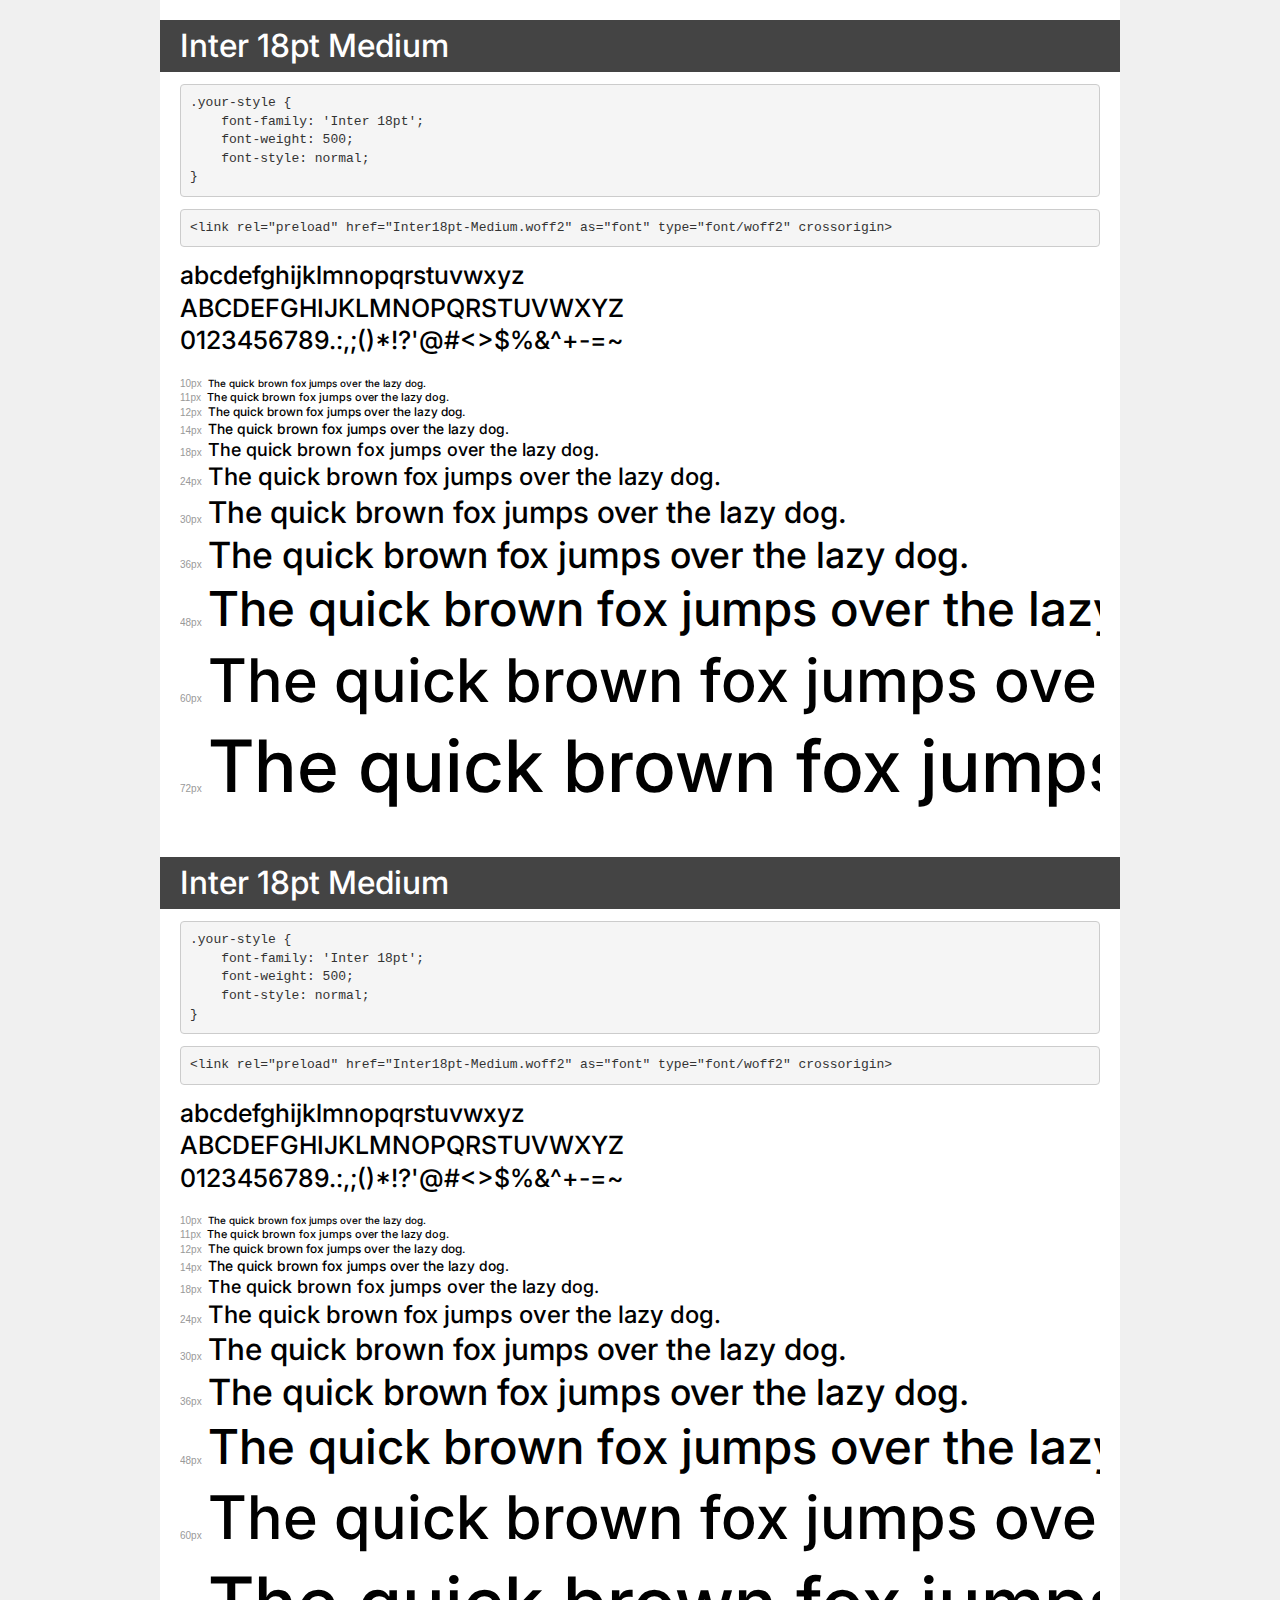
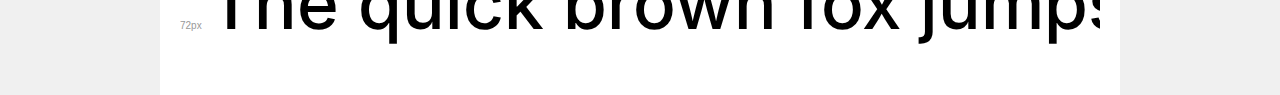
<file: demo.html>
<!DOCTYPE html>
<html lang="en">
<head>
    <meta charset="utf-8">
    <meta http-equiv="X-UA-Compatible" content="IE=edge">
    <meta name="viewport" content="width=device-width, initial-scale=1">
    <meta name="robots" content="noindex, noarchive">
    <meta name="format-detection" content="telephone=no">
    <title>Transfonter demo</title>
    <link href="stylesheet.css" rel="stylesheet">
    <style>
        /*
        http://meyerweb.com/eric/tools/css/reset/
        v2.0 | 20110126
        License: none (public domain)
        */
        html, body, div, span, applet, object, iframe,
        h1, h2, h3, h4, h5, h6, p, blockquote, pre,
        a, abbr, acronym, address, big, cite, code,
        del, dfn, em, img, ins, kbd, q, s, samp,
        small, strike, strong, sub, sup, tt, var,
        b, u, i, center,
        dl, dt, dd, ol, ul, li,
        fieldset, form, label, legend,
        table, caption, tbody, tfoot, thead, tr, th, td,
        article, aside, canvas, details, embed,
        figure, figcaption, footer, header, hgroup,
        menu, nav, output, ruby, section, summary,
        time, mark, audio, video {
            margin: 0;
            padding: 0;
            border: 0;
            font-size: 100%;
            font: inherit;
            vertical-align: baseline;
        }
        /* HTML5 display-role reset for older browsers */
        article, aside, details, figcaption, figure,
        footer, header, hgroup, menu, nav, section {
            display: block;
        }
        body {
            line-height: 1;
        }
        ol, ul {
            list-style: none;
        }
        blockquote, q {
            quotes: none;
        }
        blockquote:before, blockquote:after,
        q:before, q:after {
            content: '';
            content: none;
        }
        table {
            border-collapse: collapse;
            border-spacing: 0;
        }
        /* demo styles */
        body {
            background: #f0f0f0;
            color: #000;
        }
        .page {
            background: #fff;
            width: 920px;
            margin: 0 auto;
            padding: 20px 20px 0 20px;
            overflow: hidden;
        }
        .font-container {
            overflow-x: auto;
            overflow-y: hidden;
            margin-bottom: 40px;
            line-height: 1.3;
            white-space: nowrap;
            padding-bottom: 5px;
        }
        h1 {
            position: relative;
            background: #444;
            font-size: 32px;
            color: #fff;
            padding: 10px 20px;
            margin: 0 -20px 12px -20px;
        }
        .letters {
            font-size: 25px;
            margin-bottom: 20px;
        }
        .s10:before {
            content: '10px';
        }
        .s11:before {
            content: '11px';
        }
        .s12:before {
            content: '12px';
        }
        .s14:before {
            content: '14px';
        }
        .s18:before {
            content: '18px';
        }
        .s24:before {
            content: '24px';
        }
        .s30:before {
            content: '30px';
        }
        .s36:before {
            content: '36px';
        }
        .s48:before {
            content: '48px';
        }
        .s60:before {
            content: '60px';
        }
        .s72:before {
            content: '72px';
        }
        .s10:before, .s11:before, .s12:before, .s14:before,
        .s18:before, .s24:before, .s30:before, .s36:before,
        .s48:before, .s60:before, .s72:before {
            font-family: Arial, sans-serif;
            font-size: 10px;
            font-weight: normal;
            font-style: normal;
            color: #999;
            padding-right: 6px;
        }
        pre {
            display: block;
            padding: 9px;
            margin: 0 0 12px;
            font-family: Monaco, Menlo, Consolas, "Courier New", monospace;
            font-size: 13px;
            line-height: 1.428571429;
            color: #333;
            font-weight: normal;
            font-style: normal;
            background-color: #f5f5f5;
            border: 1px solid #ccc;
            overflow-x: auto;
            border-radius: 4px;
        }
        /* responsive */
        @media (max-width: 959px) {
            .page {
                width: auto;
                margin: 0;
            }
        }
    </style>
</head>
<body>
<div class="page">
    <div class="demo">
        <h1 style="font-family: 'Inter 18pt'; font-weight: 500; font-style: normal;">Inter 18pt Medium</h1>
        <pre title="Usage">.your-style {
    font-family: 'Inter 18pt';
    font-weight: 500;
    font-style: normal;
}</pre>
        <pre title="Preload (optional)">
&lt;link rel=&quot;preload&quot; href=&quot;Inter18pt-Medium.woff2&quot; as=&quot;font&quot; type=&quot;font/woff2&quot; crossorigin&gt;</pre>
        <div class="font-container" style="font-family: 'Inter 18pt'; font-weight: 500; font-style: normal;">
            <p class="letters">
                abcdefghijklmnopqrstuvwxyz<br>
ABCDEFGHIJKLMNOPQRSTUVWXYZ<br>
                0123456789.:,;()*!?'@#&lt;&gt;$%&^+-=~
            </p>
            <p class="s10" style="font-size: 10px;">The quick brown fox jumps over the lazy dog.</p>
            <p class="s11" style="font-size: 11px;">The quick brown fox jumps over the lazy dog.</p>
            <p class="s12" style="font-size: 12px;">The quick brown fox jumps over the lazy dog.</p>
            <p class="s14" style="font-size: 14px;">The quick brown fox jumps over the lazy dog.</p>
            <p class="s18" style="font-size: 18px;">The quick brown fox jumps over the lazy dog.</p>
            <p class="s24" style="font-size: 24px;">The quick brown fox jumps over the lazy dog.</p>
            <p class="s30" style="font-size: 30px;">The quick brown fox jumps over the lazy dog.</p>
            <p class="s36" style="font-size: 36px;">The quick brown fox jumps over the lazy dog.</p>
            <p class="s48" style="font-size: 48px;">The quick brown fox jumps over the lazy dog.</p>
            <p class="s60" style="font-size: 60px;">The quick brown fox jumps over the lazy dog.</p>
            <p class="s72" style="font-size: 72px;">The quick brown fox jumps over the lazy dog.</p>
        </div>
    </div>

    <div class="demo">
        <h1 style="font-family: 'Inter 18pt'; font-weight: 500; font-style: normal;">Inter 18pt Medium</h1>
        <pre title="Usage">.your-style {
    font-family: 'Inter 18pt';
    font-weight: 500;
    font-style: normal;
}</pre>
        <pre title="Preload (optional)">
&lt;link rel=&quot;preload&quot; href=&quot;Inter18pt-Medium.woff2&quot; as=&quot;font&quot; type=&quot;font/woff2&quot; crossorigin&gt;</pre>
        <div class="font-container" style="font-family: 'Inter 18pt'; font-weight: 500; font-style: normal;">
            <p class="letters">
                abcdefghijklmnopqrstuvwxyz<br>
ABCDEFGHIJKLMNOPQRSTUVWXYZ<br>
                0123456789.:,;()*!?'@#&lt;&gt;$%&^+-=~
            </p>
            <p class="s10" style="font-size: 10px;">The quick brown fox jumps over the lazy dog.</p>
            <p class="s11" style="font-size: 11px;">The quick brown fox jumps over the lazy dog.</p>
            <p class="s12" style="font-size: 12px;">The quick brown fox jumps over the lazy dog.</p>
            <p class="s14" style="font-size: 14px;">The quick brown fox jumps over the lazy dog.</p>
            <p class="s18" style="font-size: 18px;">The quick brown fox jumps over the lazy dog.</p>
            <p class="s24" style="font-size: 24px;">The quick brown fox jumps over the lazy dog.</p>
            <p class="s30" style="font-size: 30px;">The quick brown fox jumps over the lazy dog.</p>
            <p class="s36" style="font-size: 36px;">The quick brown fox jumps over the lazy dog.</p>
            <p class="s48" style="font-size: 48px;">The quick brown fox jumps over the lazy dog.</p>
            <p class="s60" style="font-size: 60px;">The quick brown fox jumps over the lazy dog.</p>
            <p class="s72" style="font-size: 72px;">The quick brown fox jumps over the lazy dog.</p>
        </div>
    </div>

</div>
</body>
</html>
</file>
<file: stylesheet.css>
@font-face {
    font-family: 'Inter 18pt';
    src: url('Inter18pt-Medium.woff2') format('woff2');
    font-weight: 500;
    font-style: normal;
    font-display: swap;
}

@font-face {
    font-family: 'Inter 18pt';
    src: url('Inter18pt-Medium.woff2') format('woff2');
    font-weight: 500;
    font-style: normal;
    font-display: swap;
}
</file>
